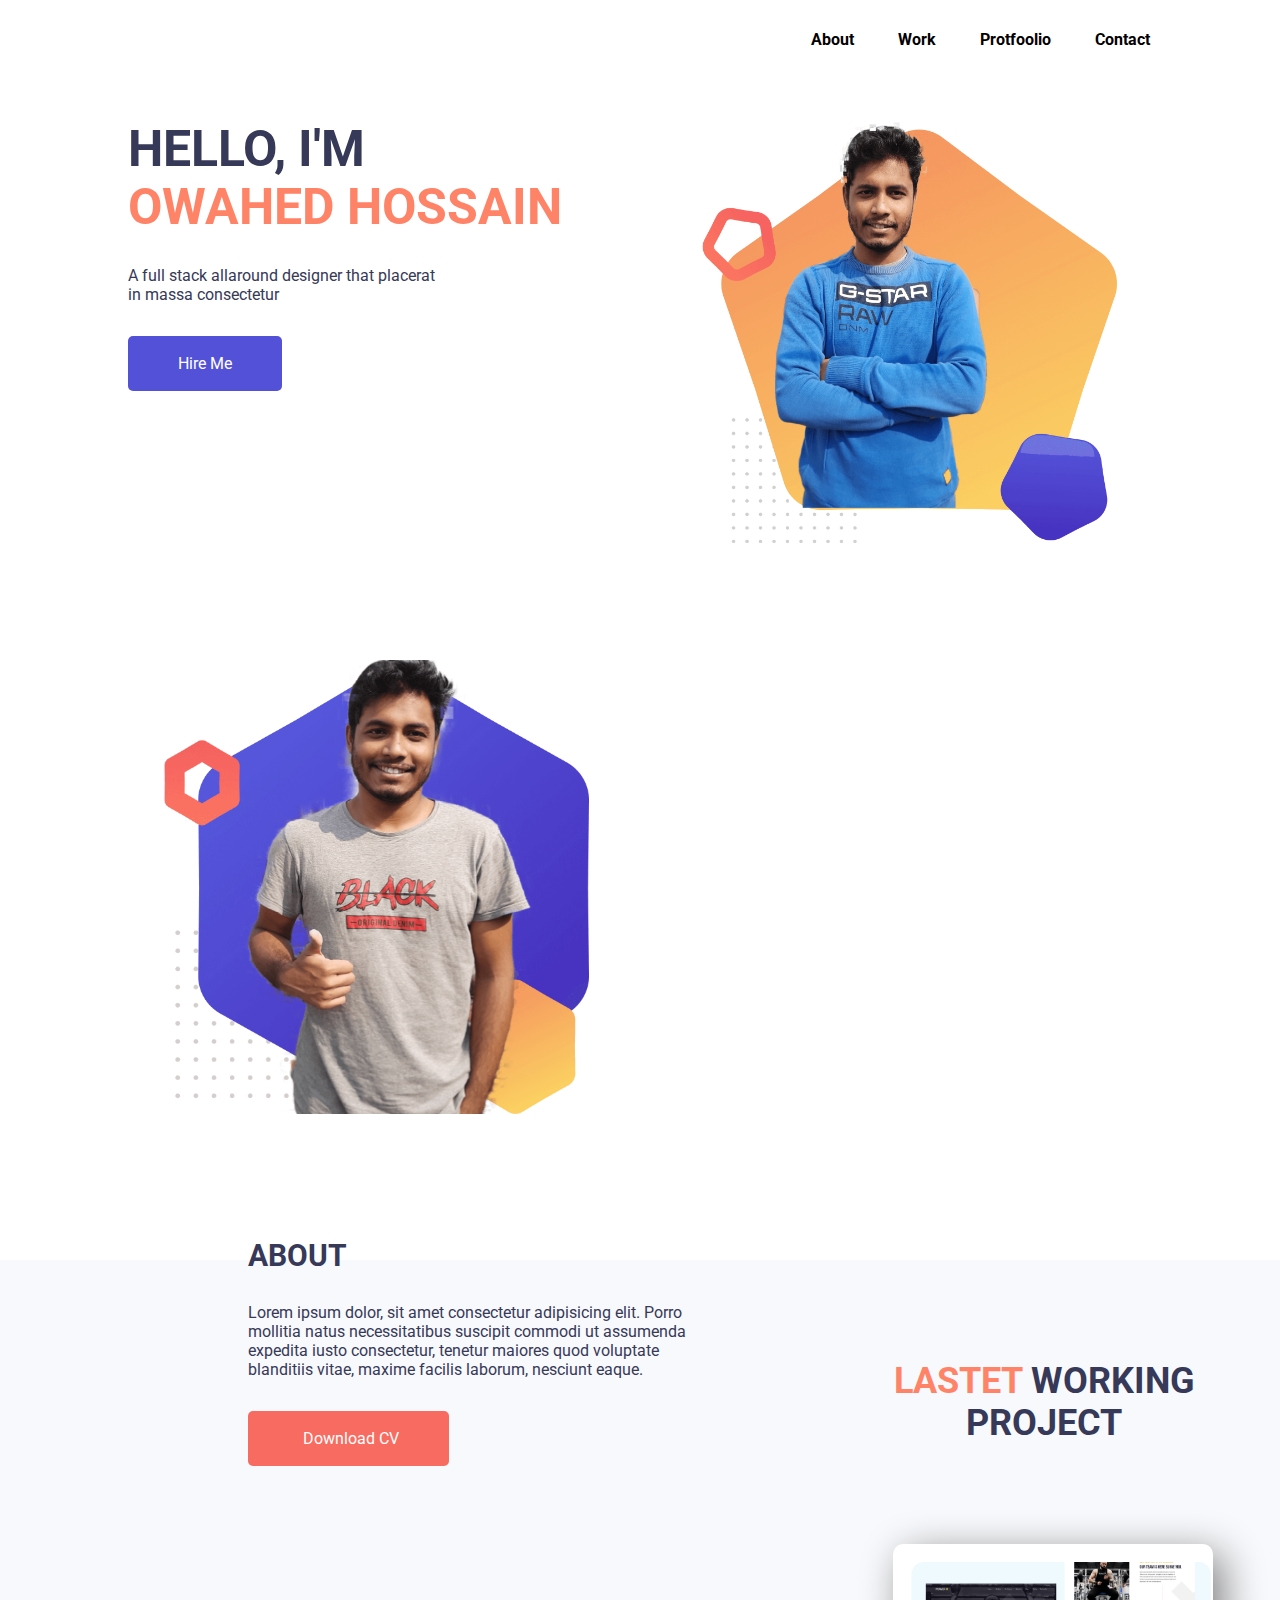
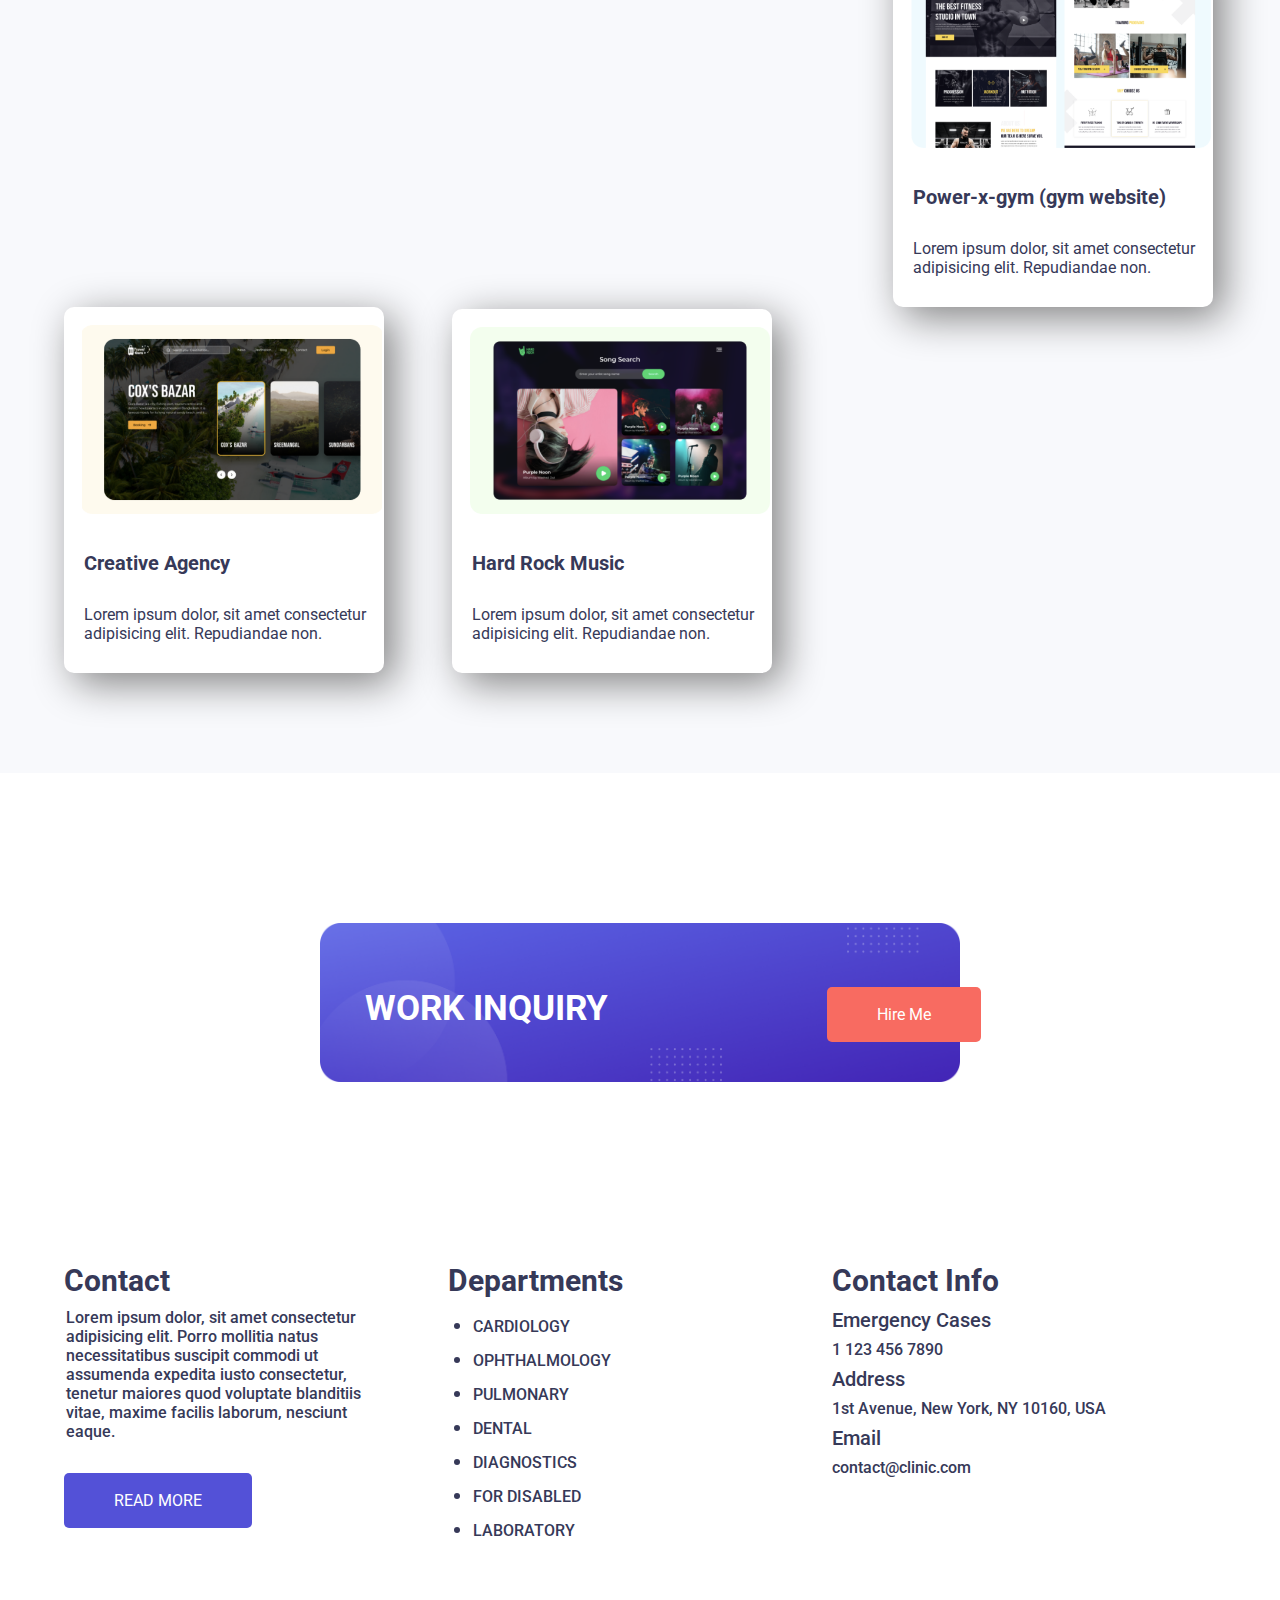
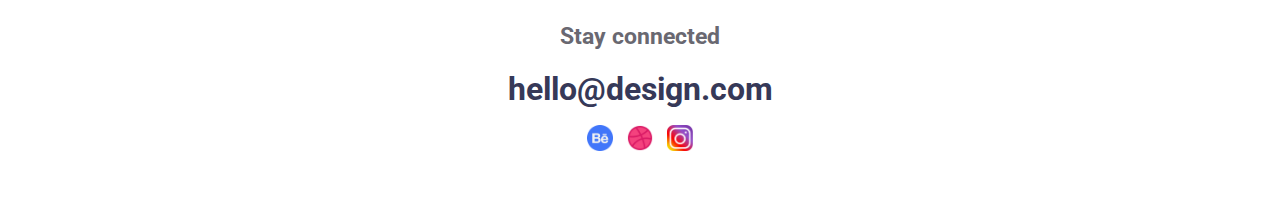
<file: index.html>
<!DOCTYPE html>
<html lang="en">
<head>
    <meta charset="UTF-8">
    <meta name="viewport" content="width=device-width, initial-scale=1.0">
    <title>My-third-website</title>
    <link rel="stylesheet" href="style.css">

          <!-- google fonts -->

          <link rel="preconnect" href="https://fonts.gstatic.com">
          <link href="https://fonts.googleapis.com/css2?family=Roboto&display=swap" rel="stylesheet">

          <!-- font awesome 5 link -->
   <link rel="stylesheet" href="https://cdnjs.cloudflare.com/ajax/libs/font-awesome/5.15.1/css/all.min.css" integrity="sha512-+4zCK9k+qNFUR5X+cKL9EIR+ZOhtIloNl9GIKS57V1MyNsYpYcUrUeQc9vNfzsWfV28IaLL3i96P9sdNyeRssA==" crossorigin="anonymous" />
</head>
<body>
    
                              <!-- nav-bar-area -->

    <section class="nav-bar-area">
        <div class="nav-bar">
              <a  href="#">About</a>
              <a href="#">Work</a>
              <a href="#">Protfoolio</a>
              <a  href="#" >Contact</a>
         </div>
          
    </section>
   

 <!-- header-area -->
 <section>
    <div class="header-area">
        <div>
            <h1>HELLO, I'M <br> <span class="header-color"> OWAHED HOSSAIN</span></h1>
            <p>A full stack allaround designer that placerat <br>in massa consectetur </p>
            <a class="button1" target="_blank" href="#">Hire Me</a>
        </div>
        <div>
            <img class="first-img" src="img/Group 33083.png" alt="1">
        </div>
    </div>
</section>
                       
<section class="header-area-two">

    <div  class="header-area">
        <div>
            <img class="second-img"  src="img/Group 33089.png" alt="2">
        </div>

        <div class="second-header">
            <h2>ABOUT</h2>
            <p>Lorem ipsum dolor, sit amet consectetur adipisicing elit. Porro mollitia natus necessitatibus suscipit commodi ut assumenda expedita iusto consectetur, tenetur maiores quod voluptate blanditiis vitae, maxime facilis laborum, nesciunt eaque.</p>
            <a class="button" target="_blank" href="#"><i class="fas fa-download"></i>   Download CV</a>
        </div>
    </div>
</section>
                <!-- project-area -->
<section  class="project-area">
    <div >
        <div class="project-header"><h2><span  class="header-color">LASTET</span>  WORKING PROJECT</h2>
        </div>
        <div class="project-main-div">
            <div class="project-div">
                <a href="#"><img src="img/image 4.png" ></a>
                <div class="project-body">
                  <h4>Power-x-gym (gym website)</h4>
                  <p>Lorem ipsum dolor, sit amet consectetur adipisicing elit. Repudiandae non.</p>
                 
                </div>
              </div>
            <div class="project-div">
                <a href="#"><img src="img/image 5.png" ></a>
                <div class="project-body">
                  <h4>Creative Agency</h4>
                  <p>Lorem ipsum dolor, sit amet consectetur adipisicing elit. Repudiandae non.</p>
                 
                </div>
              </div>
            <div class="project-div">
                <a href="#"><img src="img/image 8.png" ></a>
                <div class="project-body">
                  <h4>Hard Rock Music</h4>
                  <p>Lorem ipsum dolor, sit amet consectetur adipisicing elit. Repudiandae non.</p>
                 
                </div>
              </div>
        </div>
        
          </div>
</section>
                    <!-- Work Inquiry -->
<section class="work">
    <div class="working-img">
        <div class="working-area">
            <h1>WORK INQUIRY</h1>
            <a class="button" target="_blank" href="#">Hire Me</a>
        </div>
    </div>
    
   
</section>
                    <!-- contact -->
<section>
    <div class="contact-area">
        <div>
            <div class="contact">
                <h3>Contact</h3>
                <p>Lorem ipsum dolor, sit amet consectetur adipisicing elit. Porro mollitia natus necessitatibus suscipit commodi ut assumenda expedita iusto consectetur, tenetur maiores quod voluptate blanditiis vitae, maxime facilis laborum, nesciunt eaque.</p>
                <div class="contact-button">
                    <a class="button1 " target="_blank" href="#"> READ MORE</a>
                </div>
                
            </div>
            <div class="contact" >
                <h3 >Departments</h3>
                <div class="contact-link">
                  <ul> <h5>
                    <li><a href="#" >CARDIOLOGY</a> </li>
                    <li ><a href="#" >OPHTHALMOLOGY</a> </li>
                    <li ><a href="#" > PULMONARY</a> </li>
                    <li ><a href="#" >DENTAL</a> </li>
                    <li ><a href="#" > DIAGNOSTICS</a> </li>
                    <li ><a href="#" >  FOR DISABLED</a> </li>
                    <li ><a href="#" >LABORATORY</a> </li>
                    
                   </h5>
                  </ul>
                </div>
           </div>

           <div class="contact">
            <h3 >Contact Info</h3>
            <div >
              <h5>
                Emergency Cases</h5>
                <h6>1 123 456 7890</h6>
            </div>
            <div >
              <h5>
                Address</h5>
                <h6>1st Avenue, New York, NY 10160, USA</h6>
            </div>
            <div >
              <h5>
                Email</h5>
                <h6>contact@clinic.com</h6>
            </div>
          </div>
        </div>
    </div>
</section>
                             <!-- footer -->
<footer>

    <div class="footer">
        <div>
            <h4>Stay connected</h4>
        </div>
        <div>
            <h2><a href="#">hello@design.com</a></h2>
        </div>
        <div>
           <a href="#"><img src="img/icons/Group 33059.png" alt="9"></a> 
          <a href="#"> <img src="img/icons/image 6.png" alt="8"></a> 
          <a href="#"> <img src="img/icons/image 7.png" alt="7"></a> 
        </div>
        
    </div>
</footer>


</body>
</html>
</file>
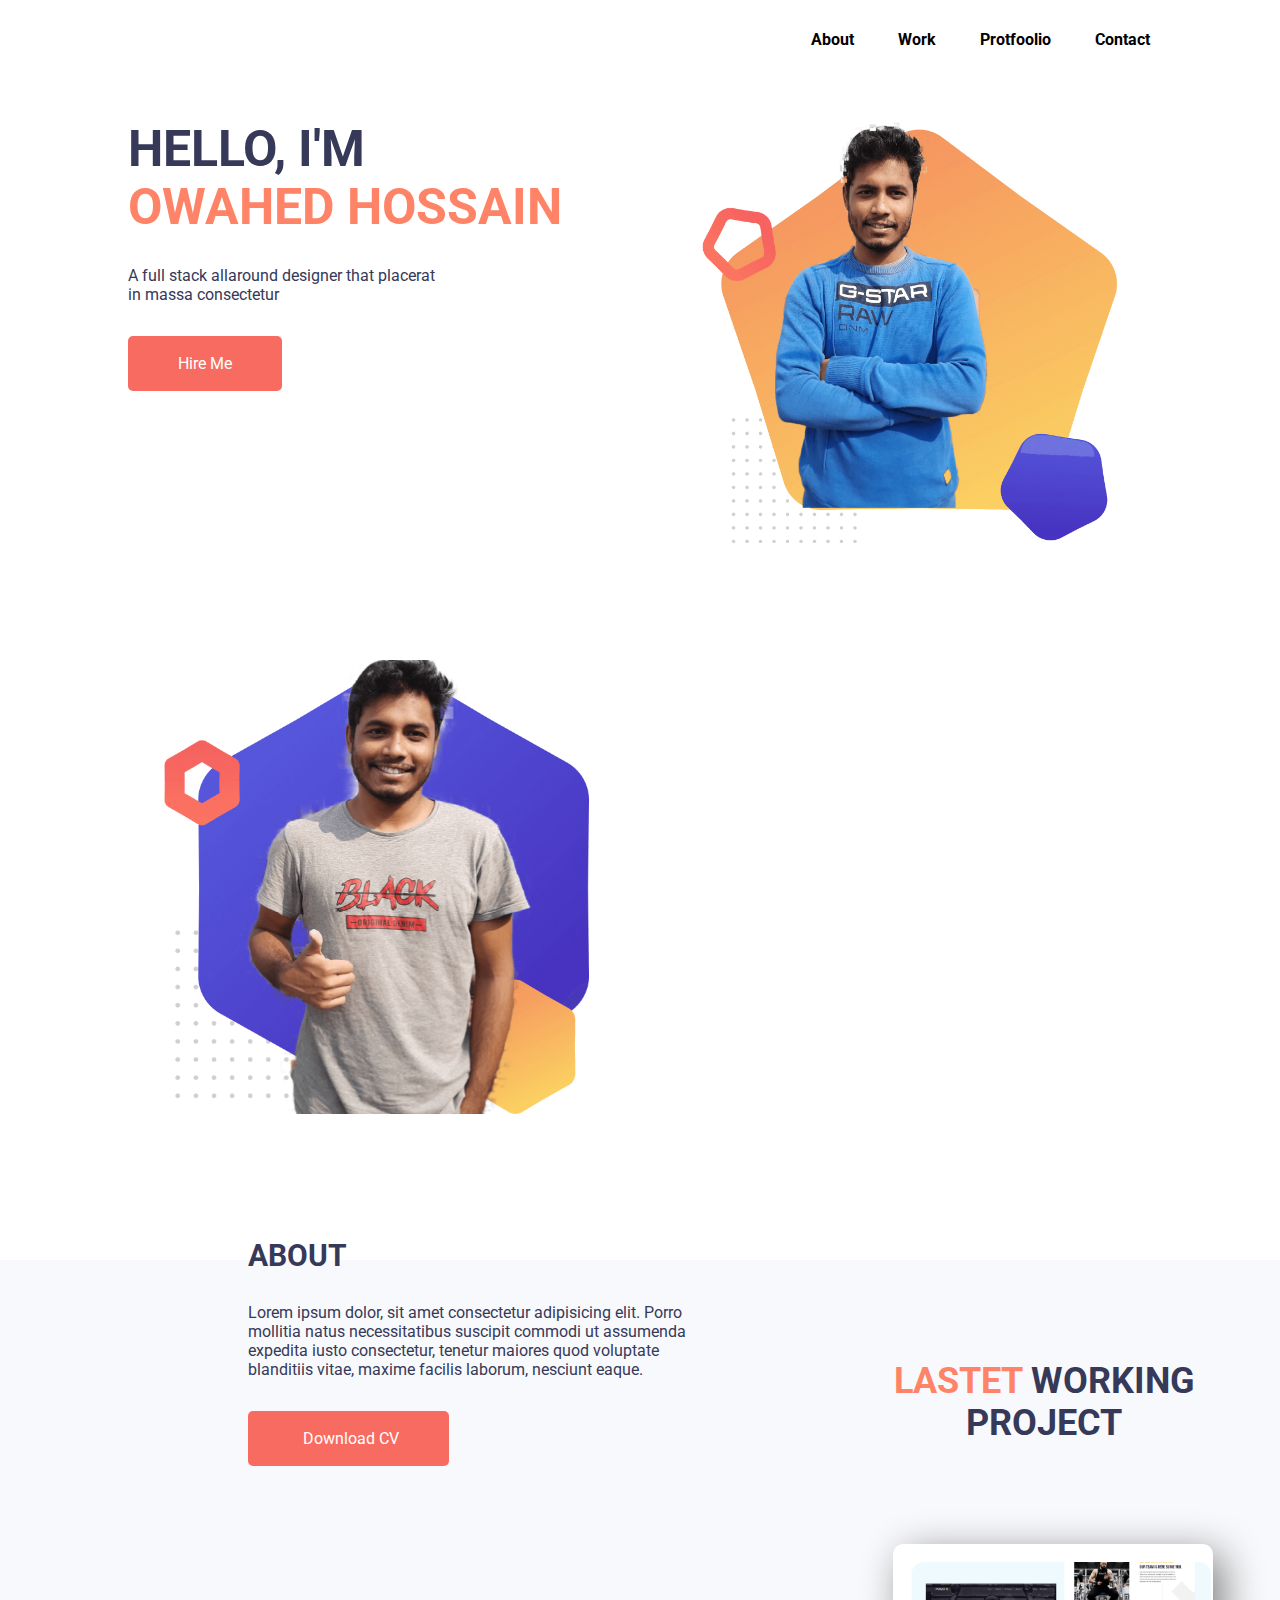
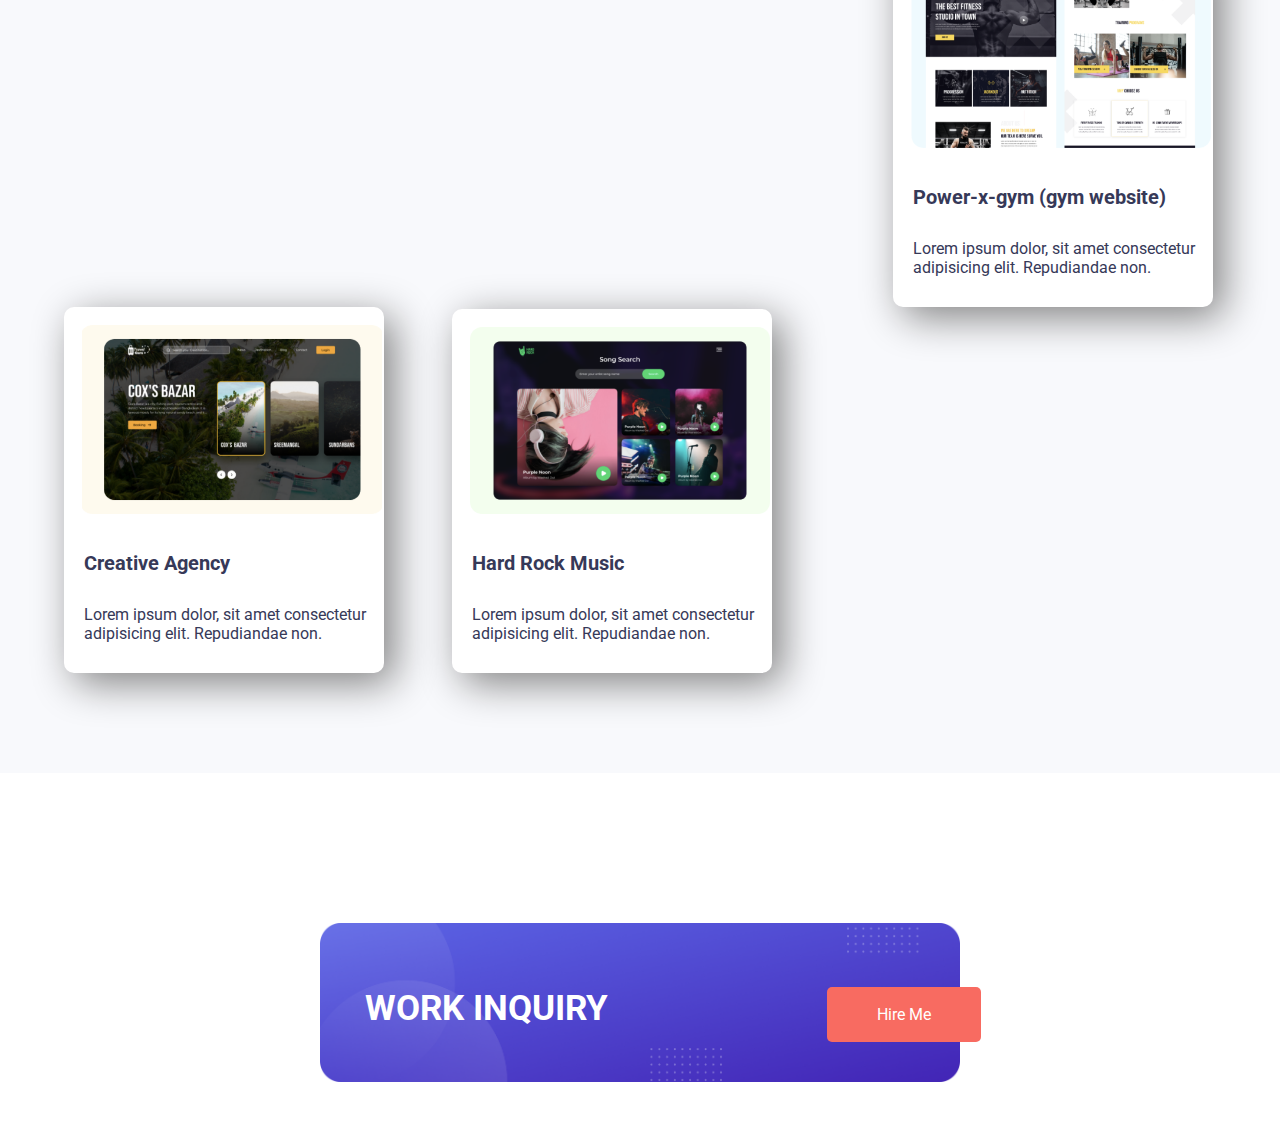
<file: indiex.html>
<!DOCTYPE html>
<html lang="en">
<head>
    <meta charset="UTF-8">
    <meta name="viewport" content="width=device-width, initial-scale=1.0">
    <title>My-third-website</title>
    <link rel="stylesheet" href="style.css">

          <!-- google fonts -->

          <link rel="preconnect" href="https://fonts.gstatic.com">
          <link href="https://fonts.googleapis.com/css2?family=Roboto&display=swap" rel="stylesheet">

          <!-- font awesome 5 link -->
   <link rel="stylesheet" href="https://cdnjs.cloudflare.com/ajax/libs/font-awesome/5.15.1/css/all.min.css" integrity="sha512-+4zCK9k+qNFUR5X+cKL9EIR+ZOhtIloNl9GIKS57V1MyNsYpYcUrUeQc9vNfzsWfV28IaLL3i96P9sdNyeRssA==" crossorigin="anonymous" />
</head>
<body>
    
                              <!-- nav-bar-area -->

    <section class="nav-bar-area">
        <div class="nav-bar">
              <a  href="#">About</a>
              <a href="#">Work</a>
              <a href="#">Protfoolio</a>
              <a  href="#" >Contact</a>
         </div>
          
    </section>
   

 <!-- header-area -->
 <section>
    <div class="header-area">
        <div>
            <h1>HELLO, I'M <br> <span class="header-color"> OWAHED HOSSAIN</span></h1>
            <p>A full stack allaround designer that placerat <br>in massa consectetur </p>
            <a class="button" target="_blank" href="#">Hire Me</a>
        </div>
        <div>
            <img class="first-img" src="img/Group 33083.png" alt="1">
        </div>
    </div>
</section>
                       
<section class="header-area-two">

    <div  class="header-area">
        <div>
            <img class="second-img"  src="img/Group 33089.png" alt="2">
        </div>

        <div class="second-header">
            <h2>ABOUT</h2>
            <p>Lorem ipsum dolor, sit amet consectetur adipisicing elit. Porro mollitia natus necessitatibus suscipit commodi ut assumenda expedita iusto consectetur, tenetur maiores quod voluptate blanditiis vitae, maxime facilis laborum, nesciunt eaque.</p>
            <a class="button" target="_blank" href="#"><i class="fas fa-download"></i>   Download CV</a>
        </div>
    </div>
</section>
                <!-- project-area -->
<section  class="project-area">
    <div >
        <div class="project-header"><h2><span  class="header-color">LASTET</span>  WORKING PROJECT</h2>
        </div>
        <div class="project-main-div">
            <div class="project-div">
                <a href="#"><img src="img/image 4.png" ></a>
                <div class="project-body">
                  <h4>Power-x-gym (gym website)</h4>
                  <p>Lorem ipsum dolor, sit amet consectetur adipisicing elit. Repudiandae non.</p>
                 
                </div>
              </div>
            <div class="project-div">
                <a href="#"><img src="img/image 5.png" ></a>
                <div class="project-body">
                  <h4>Creative Agency</h4>
                  <p>Lorem ipsum dolor, sit amet consectetur adipisicing elit. Repudiandae non.</p>
                 
                </div>
              </div>
            <div class="project-div">
                <a href="#"><img src="img/image 8.png" ></a>
                <div class="project-body">
                  <h4>Hard Rock Music</h4>
                  <p>Lorem ipsum dolor, sit amet consectetur adipisicing elit. Repudiandae non.</p>
                 
                </div>
              </div>
        </div>
        
          </div>
</section>
                    <!-- Work Inquiry -->
<section class="work">
    <div class="working-img">
        <div class="working-area">
            <h1>WORK INQUIRY</h1>
            <a class="button" target="_blank" href="#">Hire Me</a>
        </div>
    </div>
    
   
</section>

</body>
</html>
</file>
<file: style.css>
*{
    margin: 0;
    padding: 0;
    font-family: 'Roboto', sans-serif;
    color: #363958;
}

/* nav-bar-area */
.nav-bar-area{
    height: 80px;
    width: 100%;
}

.nav-bar{
    padding:30px ;
    float: right;
    margin-right: 80px;
}

.nav-bar a{
    text-decoration: none;
    padding: 10px 20px;
    color: #000;
    font-weight: 700;
}
/* header-area */
.header-area{
    margin-left: 10%;
    height:500px;
    margin-top: 40px;
}
.header-area div{
    width: 40%;
    float: left;
}
.first-img{
    width: 100%;
    margin-left: 20%;
    
}
.header-area h1{
    font-size: 50px;
  
}
.header-color{
    color: #FF8367;
}
.header-area p{
    margin-top: 30px;
    margin-bottom: 50px;
}
.button{
    padding: 18px 50px;
    background-color: #F86B61;
    border-radius: 5px;
    color: #fff;
    text-decoration: none;
}
.button1{
    padding: 18px 50px;
    background-color: #5351D7;
    border-radius: 5px;
    color: #fff;
    text-decoration: none;
}
.second-img{
    width: 100%;
}
.second-header{
    padding: 120px;
}
.second-header h2{
     font-weight: 700;
     font-size: 30px;
}
.fas{
    color: #fff;
    margin-right: 5px;
}
.header-area-two{
    margin-bottom: 100px;
}
/* project-area */
.project-area{
    background-color:  #F8F9FC;
   padding-bottom: 100px;
}
.project-header{
    text-align: center;
    padding: 100px 20px;
    font-size: 24px;
}
.project-main-div{
   height: auto;
   
}
.project-div{
    width: 25%;
    display: inline-block;
    margin-left: 5%;

    box-shadow: 10px 10px 40px grey;
    border-radius: 10px;
    height: 80%;
    background-color: white;
}
.project-div img{
    width: 300px;
    padding: 18px;
}
.project-body h4{
    padding: 15px 0px 15px 20px;
    font-size: 20px;
}
.project-body p{
    padding: 15px 0px 30px 20px;
}

/* working-area */
.work{
    margin-bottom: 20px;
    height: 200px;
}
.working-img{
    background-image: url(img/Group_33094_1.png);
    background-size: 50%;
    width: 100%;
    height: 100%;
    background-position: center;
    background-repeat: no-repeat;
}
.working-area{
    margin-top: 130px;
}
.working-area h1{
   display: inline-block;
    padding:85px 215px 2px 365px;
    font-size: 35px;
    color: #fff;
   

}
/* contact */
.contact-area{
    height: 300px;
    margin-top: 150px;
}
.contact{
    width: 25%;
  float: left;
  padding-left: 5%;
}
.contact-button{
    margin-top: 50px;
}
.contact h3{
    padding: 10px 0px;
    font-size: 30px;
}
.contact p{
    padding: 0px 2px;
    font-weight: 500;
}
.contact-link{
    padding-left: 25px;
}
.contact-link li{
    padding: 5px 0px;
}
.contact-link li a{
    text-decoration: none;
    font-size: 16px;
}
.contact h5{
    font-size: 1.25rem;
    margin-top: 0;
    margin-bottom: .5rem;
    font-weight: 500;
    line-height: 1.2;
}
.contact h6{
    font-size: 1rem;
    margin-top: 0;
    margin-bottom: .5rem;
    font-weight: 500;
    line-height: 1.2;

}


/* footer */
.footer{
    text-align: center;
    padding: 50px;
}
.footer h4{
    color: #696871;
    padding: 20px;
    font-weight: 700;
    font-size: 23px;
}
.footer h2 a{
    text-decoration: none;
}
.footer h2{
    padding: 0px 0px 12px 0px;
    font-size: 32px;
}
.footer img{
    width: 26px;
    padding: 5px;
}
</file>
